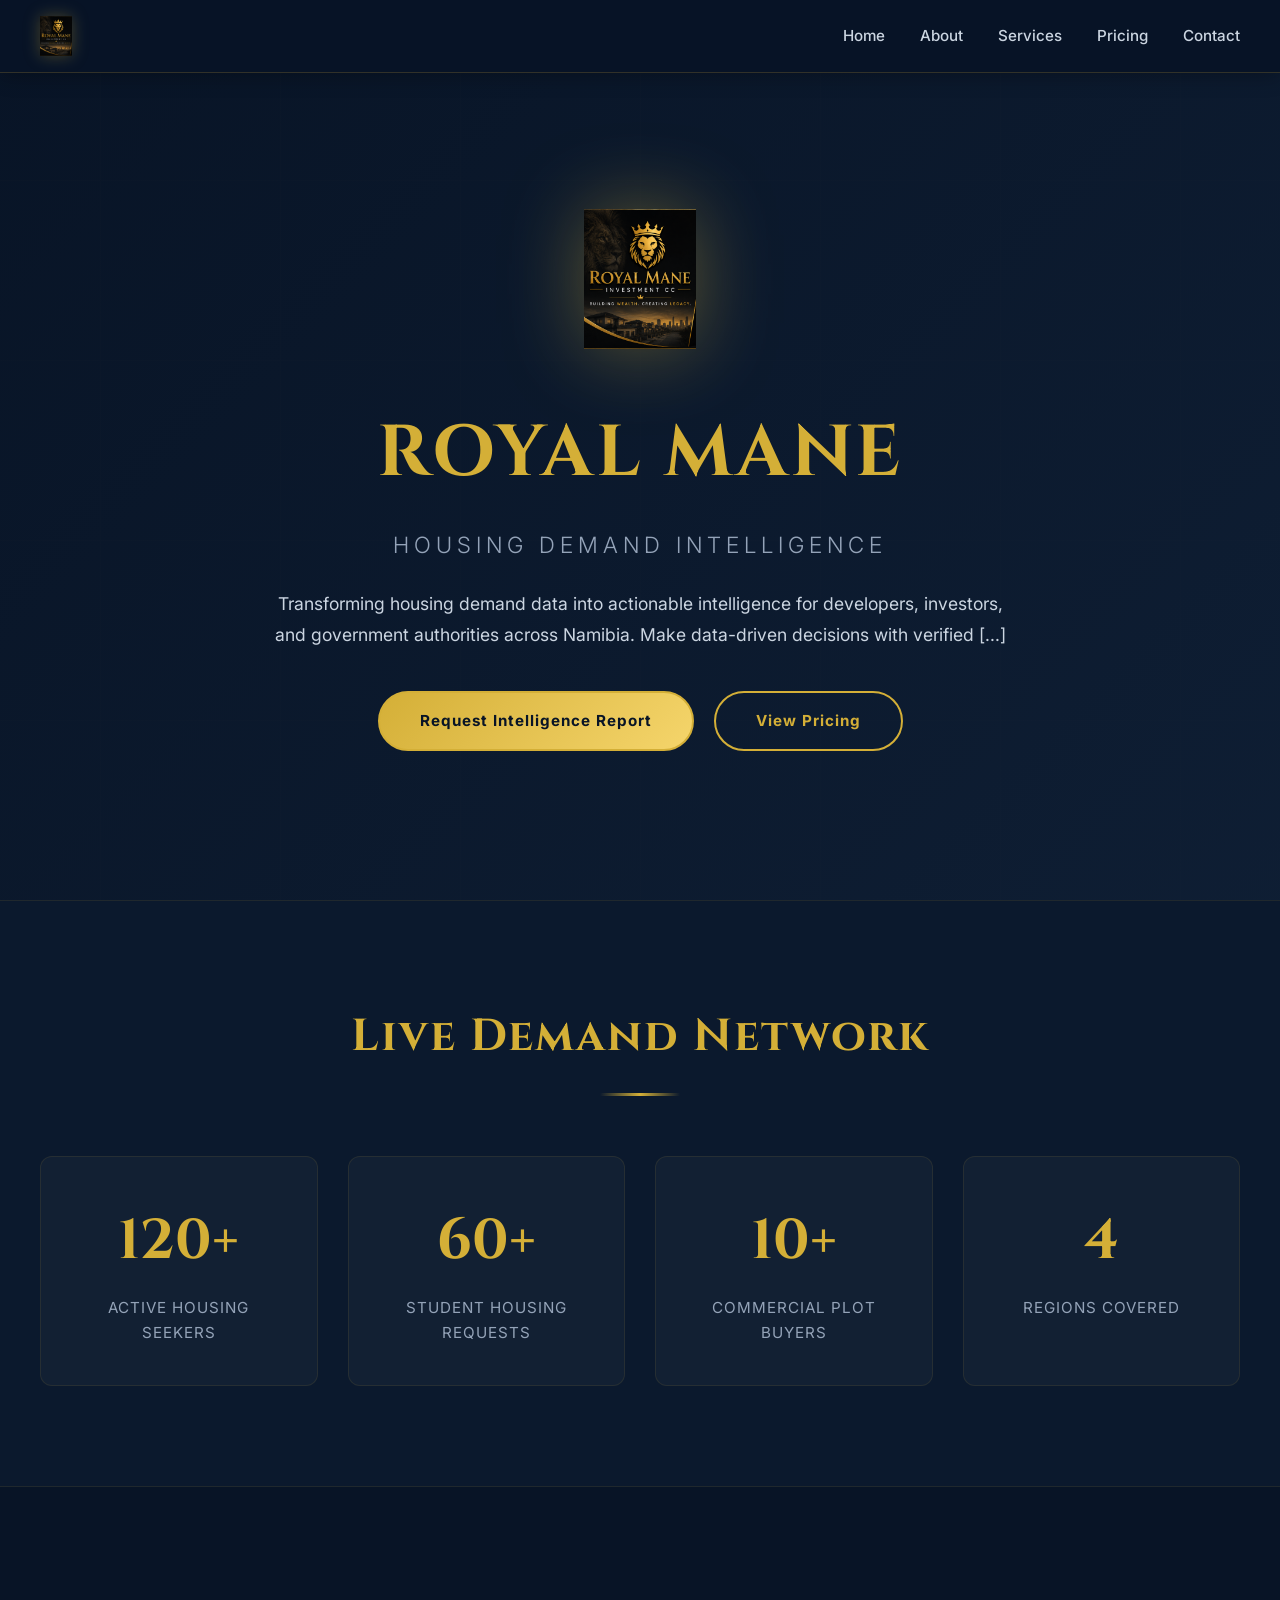
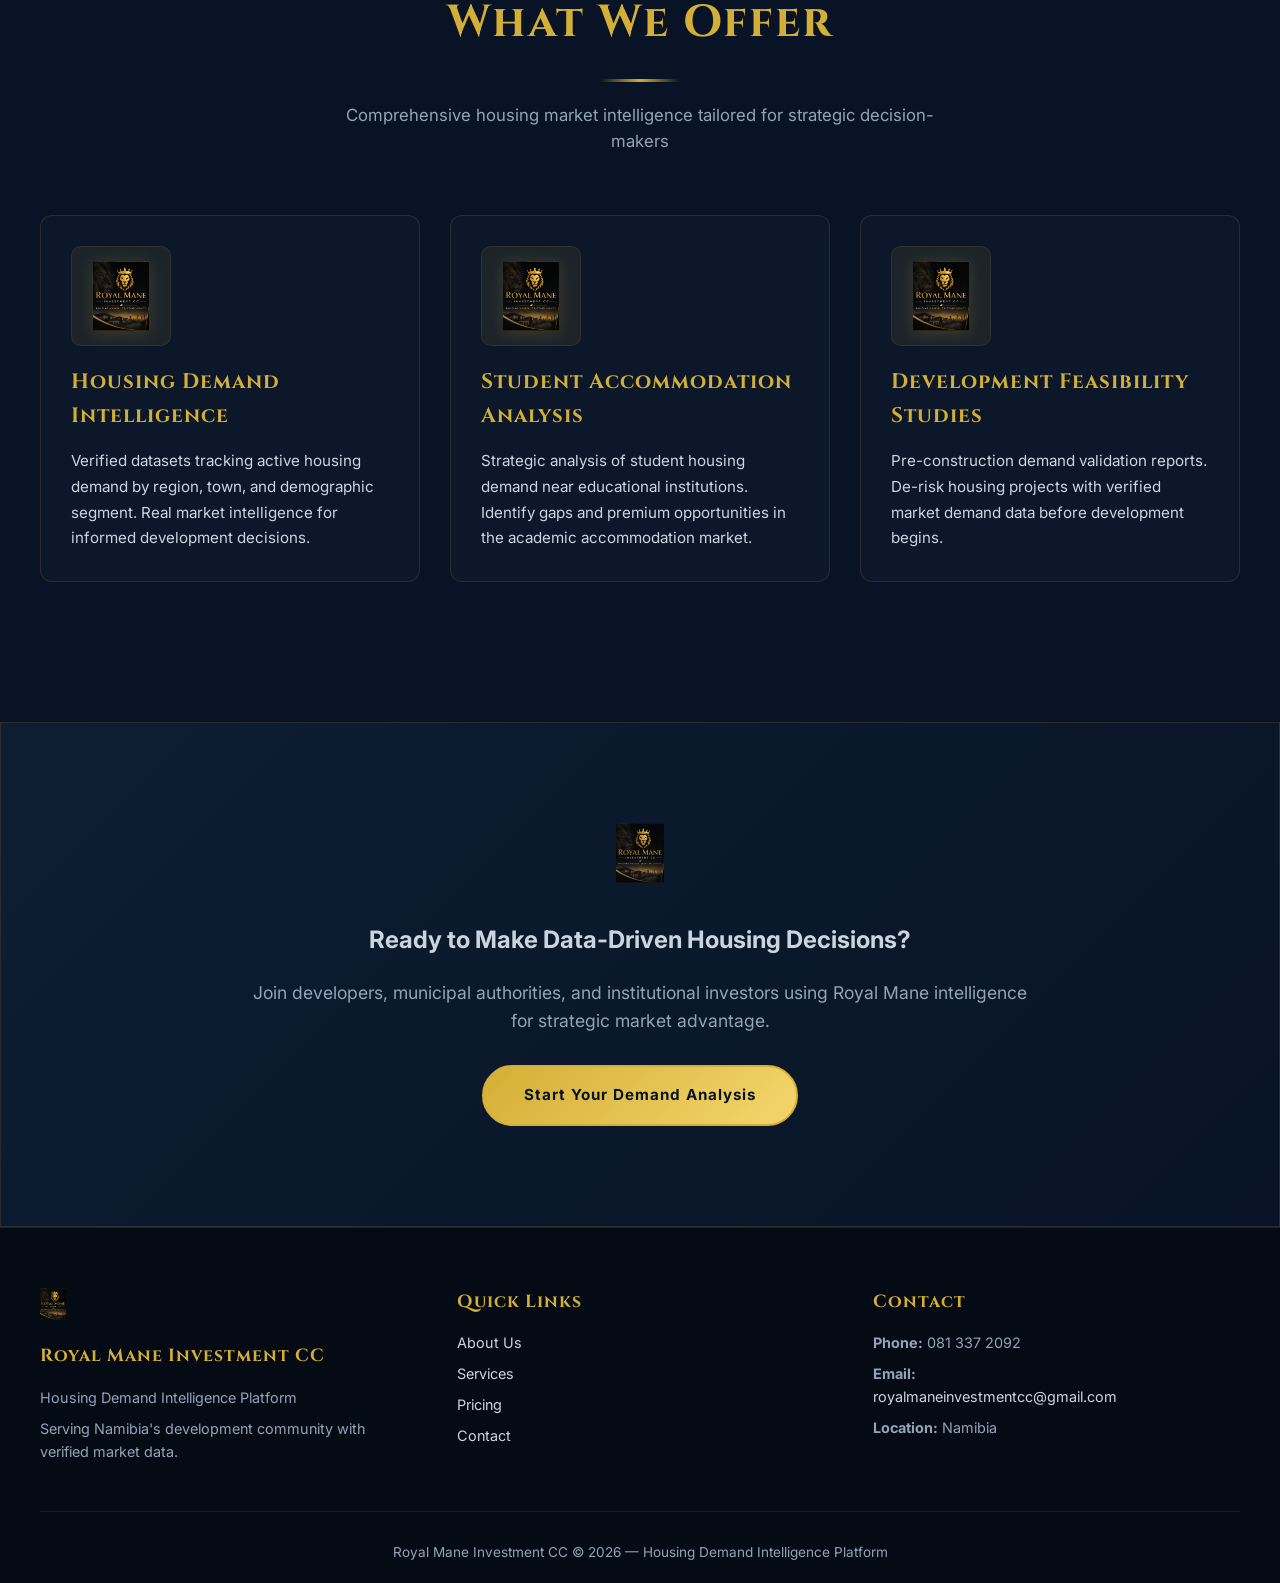
<file: index.html>
<!DOCTYPE html>
<html lang="en">
<head>
  <meta charset="UTF-8">
  <meta name="viewport" content="width=device-width, initial-scale=1.0">
  <title>Royal Mane Investment CC | Housing Demand Intelligence</title>
  <link href="https://fonts.googleapis.com/css2?family=Cinzel:wght@500;700&family=Inter:wght@300;400;500;600&display=swap" rel="stylesheet">
  <link rel="stylesheet" href="styles.css">
</head>
<body>

  <!-- NAVIGATION -->
  <nav>
    <div class="nav-container">
      <a href="index.html" class="logo">
        <img src="file_000000008dec71f68f68e3764bc29faf.png" alt="Royal Mane" style="height: 40px; width: auto;">
        <span>ROYAL MANE</span>
      </a>
      <ul>
        <li><a href="index.html">Home</a></li>
        <li><a href="about.html">About</a></li>
        <li><a href="services.html">Services</a></li>
        <li><a href="pricing.html">Pricing</a></li>
        <li><a href="contact.html">Contact</a></li>
      </ul>
      <button class="mobile-toggle">☰</button>
    </div>
  </nav>

  <!-- HERO SECTION -->
  <section class="hero">
    <div class="hero-content">
      <img src="file_000000008dec71f68f68e3764bc29faf.png" alt="Royal Mane Logo" class="hero-logo">
      <h1>ROYAL MANE</h1>
      <p class="hero-subtitle">HOUSING DEMAND INTELLIGENCE</p>
      <p class="hero-text">Transforming housing demand data into actionable intelligence for developers, investors, and government authorities across Namibia. Make data-driven decisions with verified [...]
      <div class="hero-cta">
        <a href="contact.html" class="cta">Request Intelligence Report</a>
        <a href="pricing.html" class="cta cta-secondary">View Pricing</a>
      </div>
    </div>
  </section>

  <!-- KEY STATISTICS -->
  <section class="alt">
    <div class="section-container">
      <div class="section-header">
        <h2>Live Demand Network</h2>
        <div class="section-line"></div>
      </div>
      <div class="stats-grid">
        <div class="stat-box">
          <div class="stat-number">120+</div>
          <div class="stat-label">Active Housing Seekers</div>
        </div>
        <div class="stat-box">
          <div class="stat-number">60+</div>
          <div class="stat-label">Student Housing Requests</div>
        </div>
        <div class="stat-box">
          <div class="stat-number">10+</div>
          <div class="stat-label">Commercial Plot Buyers</div>
        </div>
        <div class="stat-box">
          <div class="stat-number">4</div>
          <div class="stat-label">Regions Covered</div>
        </div>
      </div>
    </div>
  </section>

  <!-- FEATURED SERVICES -->
  <section>
    <div class="section-container">
      <div class="section-header">
        <h2>What We Offer</h2>
        <div class="section-line"></div>
        <p>Comprehensive housing market intelligence tailored for strategic decision-makers</p>
      </div>
      <div class="grid">
        <div class="card card-service">
          <div class="card-image-wrapper">
            <img src="file_000000008dec71f68f68e3764bc29faf.png" alt="Housing Intelligence" class="card-logo">
          </div>
          <h4>Housing Demand Intelligence</h4>
          <p>Verified datasets tracking active housing demand by region, town, and demographic segment. Real market intelligence for informed development decisions.</p>
        </div>
        <div class="card card-service">
          <div class="card-image-wrapper">
            <img src="file_000000008dec71f68f68e3764bc29faf.png" alt="Student Housing" class="card-logo">
          </div>
          <h4>Student Accommodation Analysis</h4>
          <p>Strategic analysis of student housing demand near educational institutions. Identify gaps and premium opportunities in the academic accommodation market.</p>
        </div>
        <div class="card card-service">
          <div class="card-image-wrapper">
            <img src="file_000000008dec71f68f68e3764bc29faf.png" alt="Feasibility Studies" class="card-logo">
          </div>
          <h4>Development Feasibility Studies</h4>
          <p>Pre-construction demand validation reports. De-risk housing projects with verified market demand data before development begins.</p>
        </div>
      </div>
    </div>
  </section>

  <!-- CTA SECTION -->
  <section class="accent">
    <div class="section-container" style="max-width: 800px; text-align: center;">
      <div style="margin-bottom: 30px;">
        <img src="file_000000008dec71f68f68e3764bc29faf.png" alt="Royal Mane" style="height: 60px; width: auto; opacity: 0.9;">
      </div>
      <h2 style="margin-bottom: 20px;">Ready to Make Data-Driven Housing Decisions?</h2>
      <p style="font-size: 1.1rem; margin-bottom: 30px; color: var(--text-light);">
        Join developers, municipal authorities, and institutional investors using Royal Mane intelligence for strategic market advantage.
      </p>
      <a href="contact.html" class="cta">Start Your Demand Analysis</a>
    </div>
  </section>

  <!-- FOOTER -->
  <footer>
    <div class="footer-container">
      <div class="footer-content">
        <div class="footer-section">
          <div style="margin-bottom: 15px;">
            <img src="file_000000008dec71f68f68e3764bc29faf.png" alt="Royal Mane" style="height: 32px; width: auto;">
          </div>
          <h4>Royal Mane Investment CC</h4>
          <p>Housing Demand Intelligence Platform</p>
          <p>Serving Namibia's development community with verified market data.</p>
        </div>
        <div class="footer-section">
          <h4>Quick Links</h4>
          <a href="about.html">About Us</a>
          <a href="services.html">Services</a>
          <a href="pricing.html">Pricing</a>
          <a href="contact.html">Contact</a>
        </div>
        <div class="footer-section">
          <h4>Contact</h4>
          <p><strong>Phone:</strong> 081 337 2092</p>
          <p><strong>Email:</strong> <a href="mailto:royalmaneinvestmentcc@gmail.com">royalmaneinvestmentcc@gmail.com</a></p>
          <p><strong>Location:</strong> Namibia</p>
        </div>
      </div>
      <div class="footer-bottom">
        <p>Royal Mane Investment CC © 2026 — Housing Demand Intelligence Platform</p>
      </div>
    </div>
  </footer>

</body>
</html>
</file>
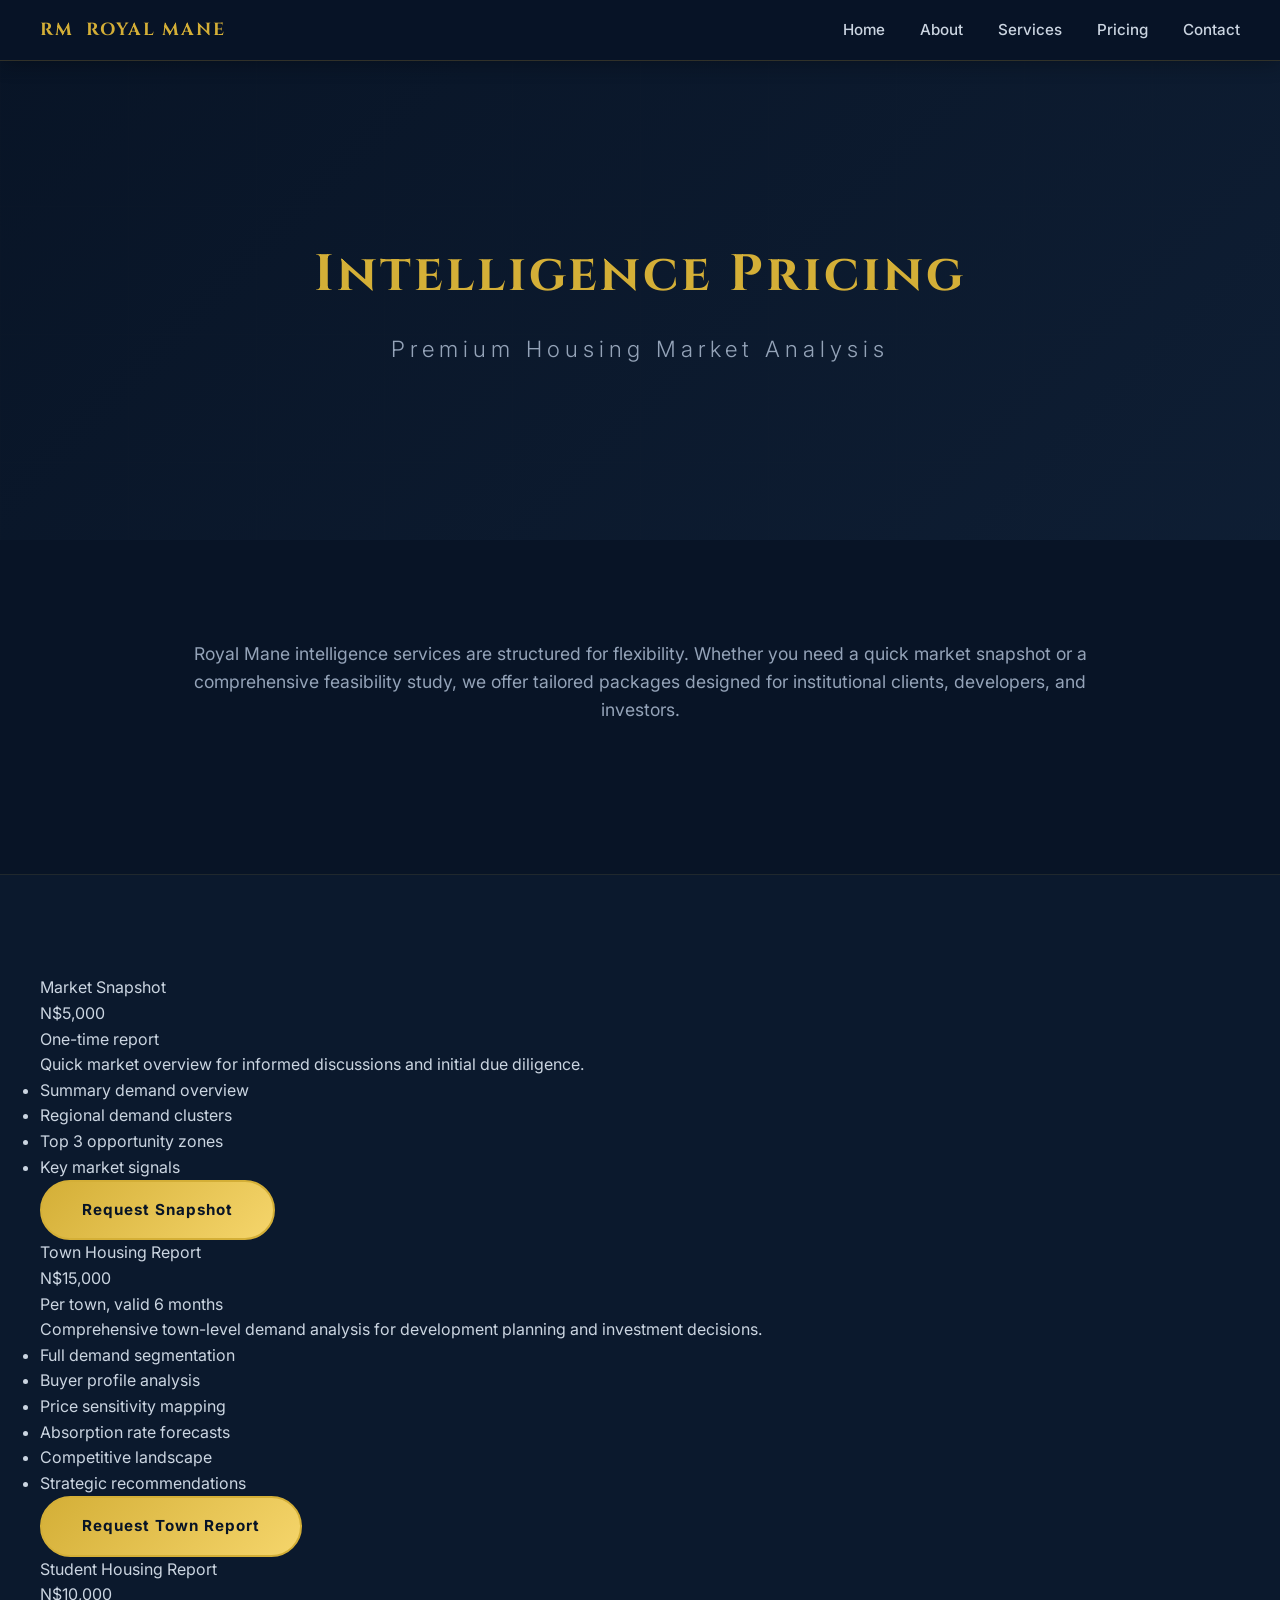
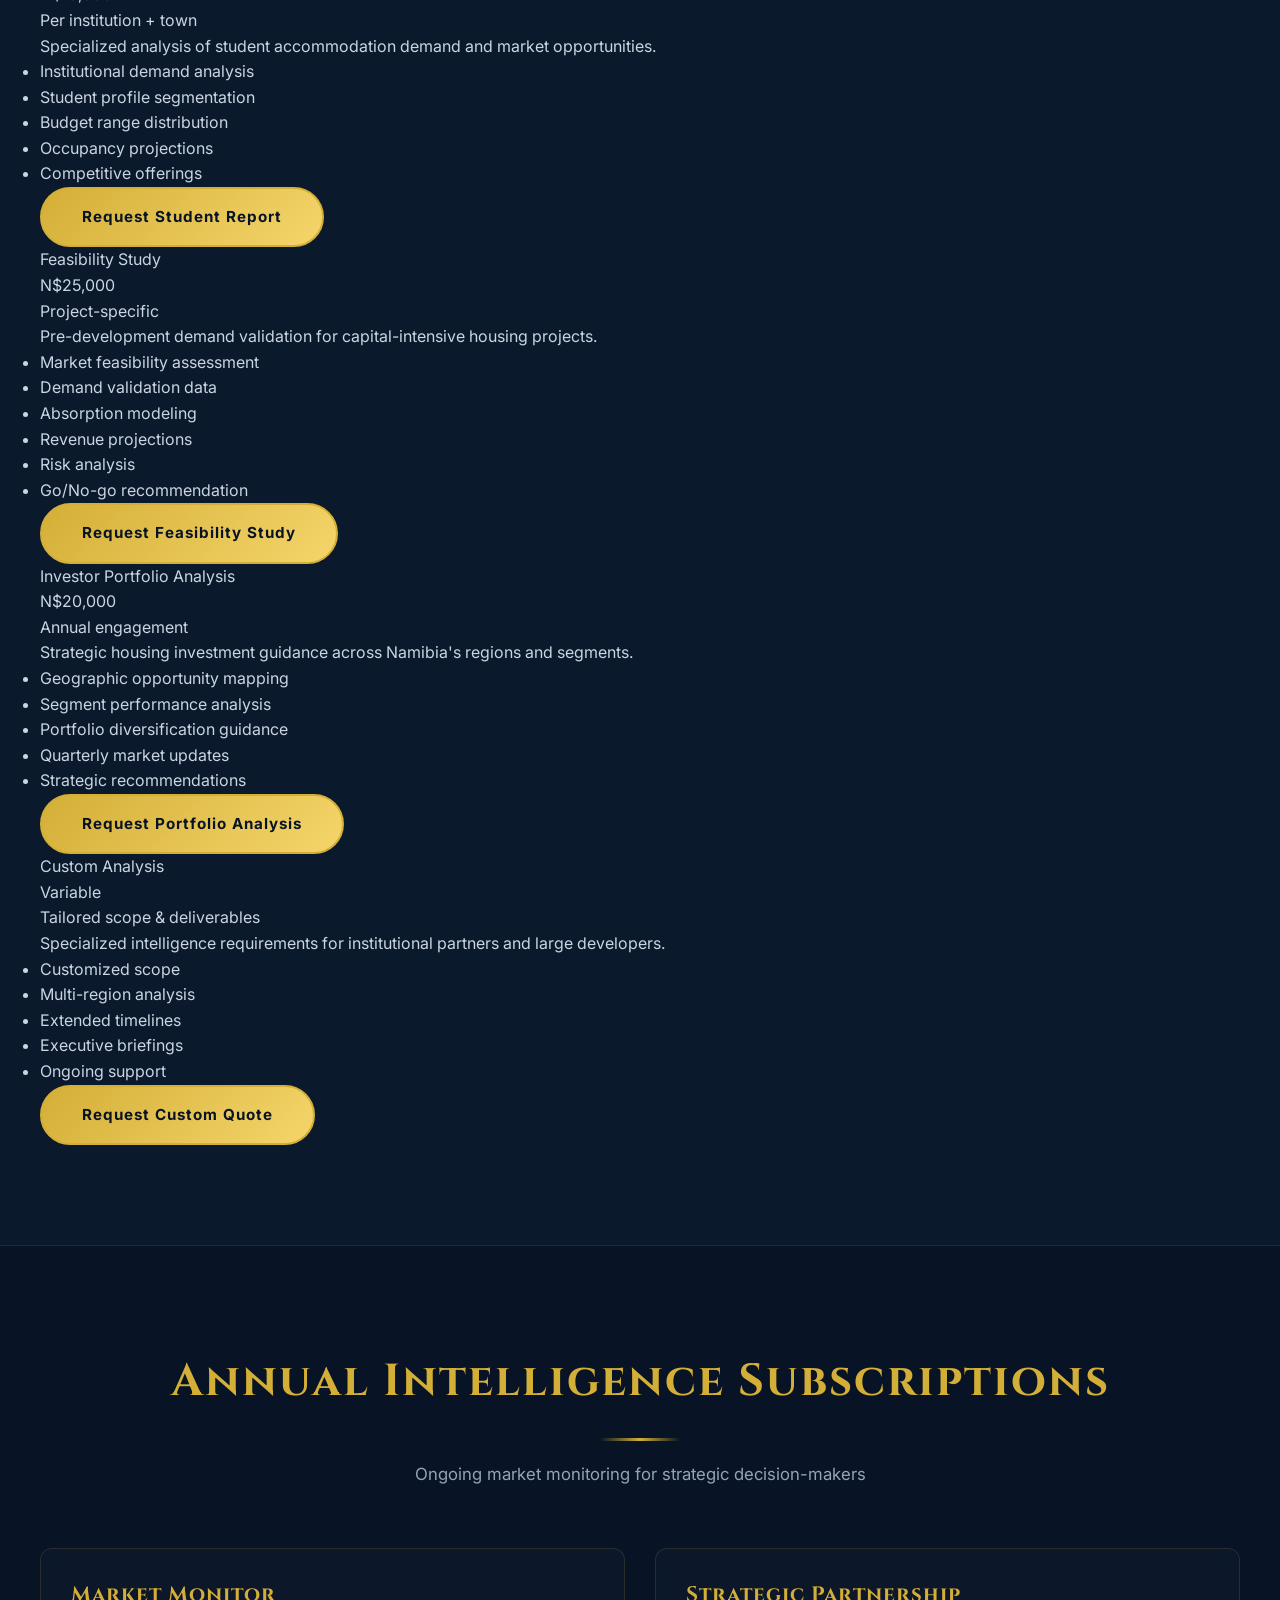
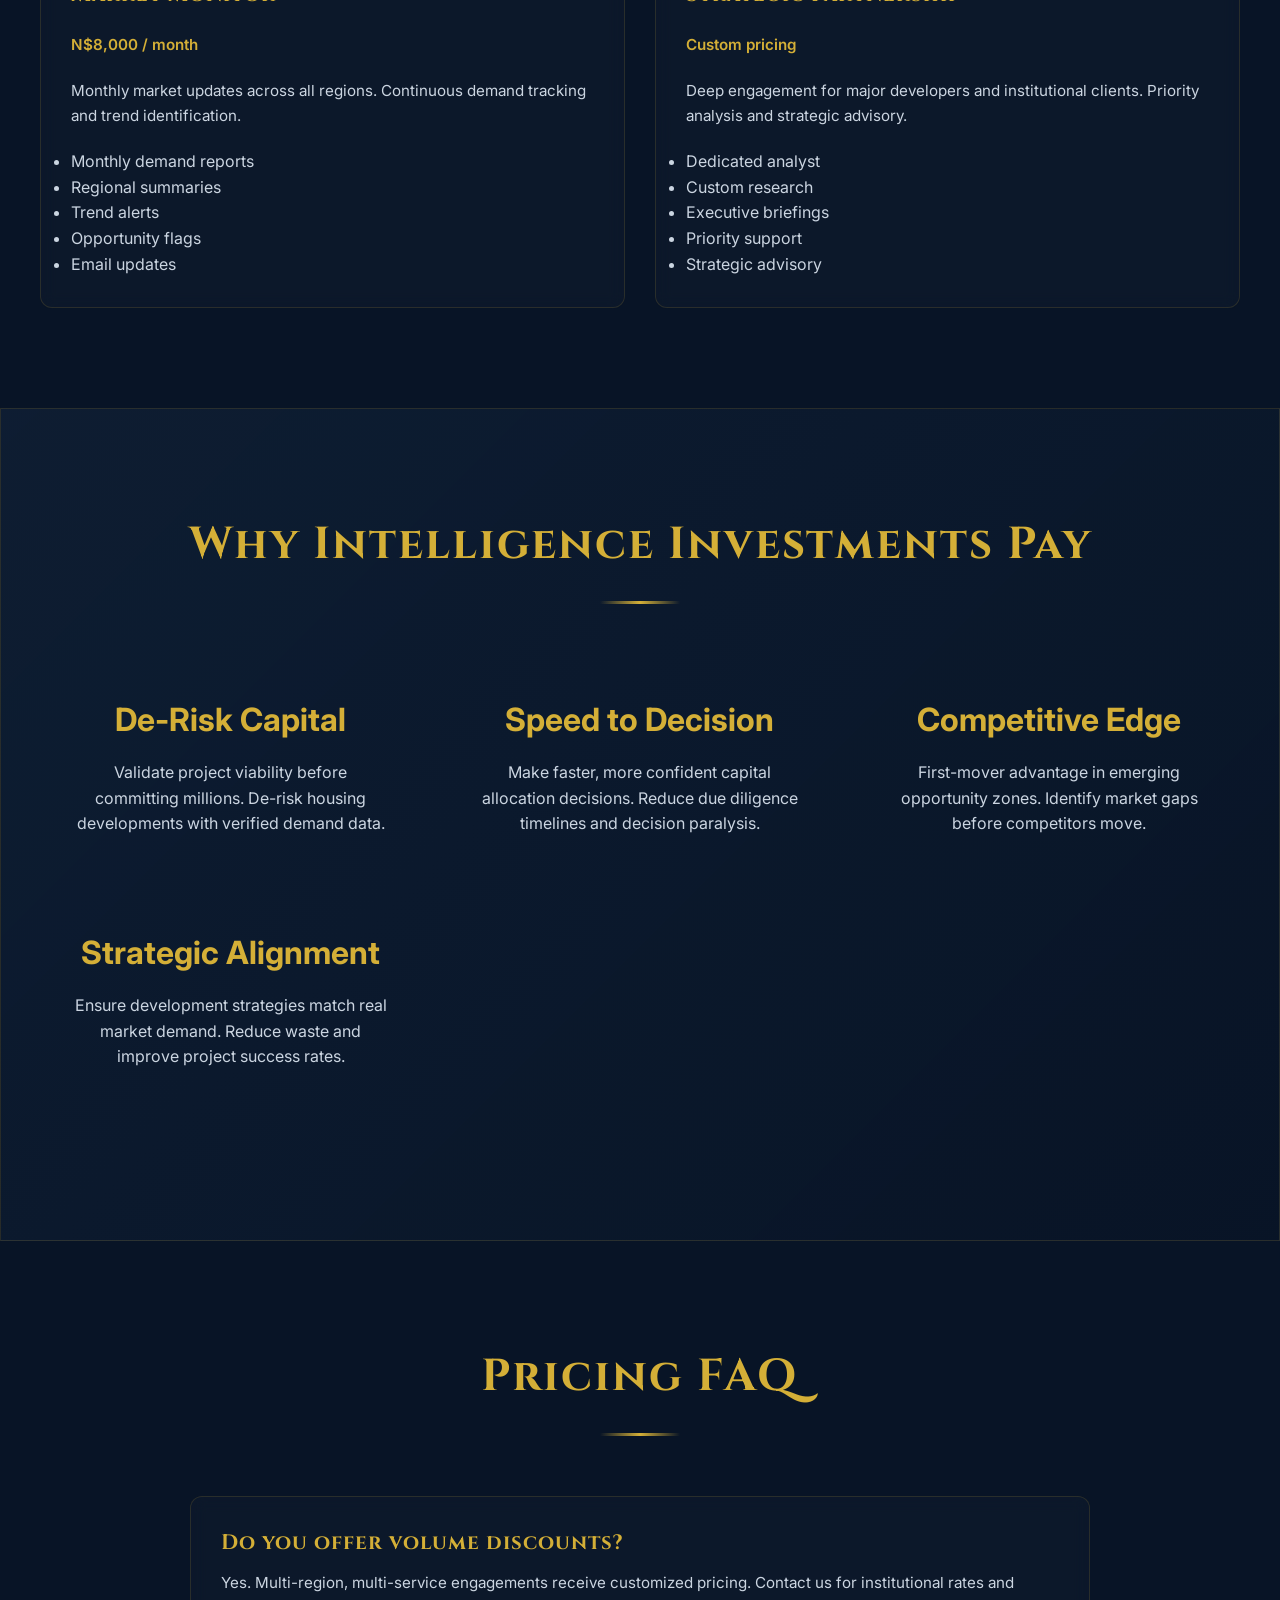
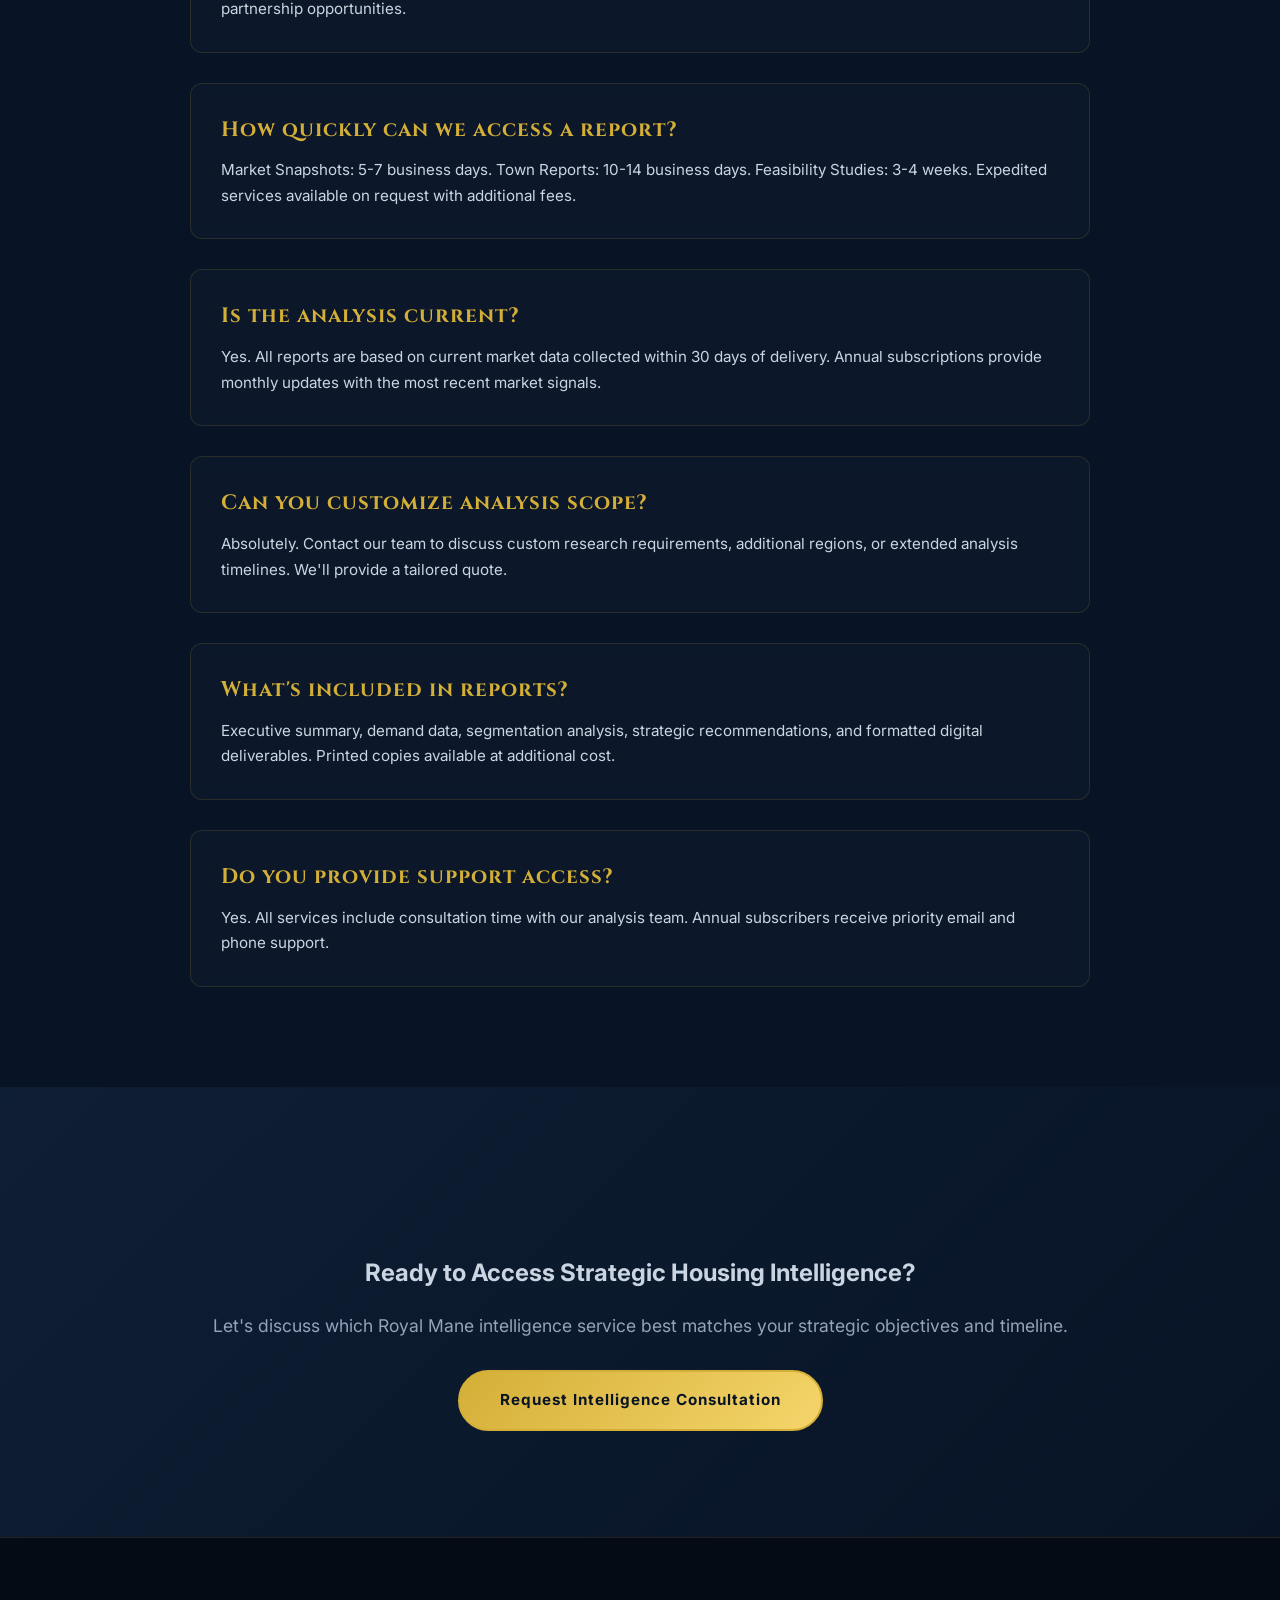
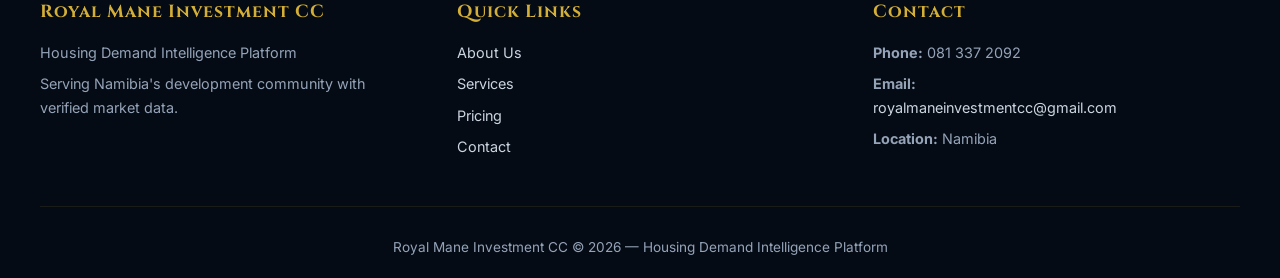
<file: pricing.html>
<!DOCTYPE html>
<html lang="en">
<head>
  <meta charset="UTF-8">
  <meta name="viewport" content="width=device-width, initial-scale=1.0">
  <title>Pricing | Royal Mane Investment CC</title>
  <link href="https://fonts.googleapis.com/css2?family=Cinzel:wght@500;700&family=Inter:wght@300;400;500;600&display=swap" rel="stylesheet">
  <link rel="stylesheet" href="styles.css">
</head>
<body>

  <!-- NAVIGATION -->
  <nav>
    <div class="nav-container">
      <a href="index.html" class="logo">
        <div class="logo-crest">RM</div>
        ROYAL MANE
      </a>
      <ul>
        <li><a href="index.html">Home</a></li>
        <li><a href="about.html">About</a></li>
        <li><a href="services.html">Services</a></li>
        <li><a href="pricing.html">Pricing</a></li>
        <li><a href="contact.html">Contact</a></li>
      </ul>
      <button class="mobile-toggle">☰</button>
    </div>
  </nav>

  <!-- PAGE HERO -->
  <section class="hero" style="min-height: 60vh;">
    <div class="hero-content">
      <h1 style="font-size: 3.2rem;">Intelligence Pricing</h1>
      <p class="hero-subtitle" style="margin-bottom: 0;">Premium Housing Market Analysis</p>
    </div>
  </section>

  <!-- PRICING INTRO -->
  <section>
    <div class="section-container" style="max-width: 900px; text-align: center; margin-bottom: 50px;">
      <p style="font-size: 1.1rem; color: var(--text-light);">
        Royal Mane intelligence services are structured for flexibility. Whether you need a quick market snapshot or a comprehensive feasibility study, we offer tailored packages designed for institutional clients, developers, and investors.
      </p>
    </div>
  </section>

  <!-- PRICING CARDS -->
  <section class="alt">
    <div class="section-container">
      <div class="pricing-cards">

        <!-- SNAPSHOT -->
        <div class="pricing-card">
          <div class="pricing-title">Market Snapshot</div>
          <div class="pricing-price">N$5,000</div>
          <p class="pricing-period">One-time report</p>
          <p class="pricing-description">Quick market overview for informed discussions and initial due diligence.</p>
          <ul class="pricing-features">
            <li>Summary demand overview</li>
            <li>Regional demand clusters</li>
            <li>Top 3 opportunity zones</li>
            <li>Key market signals</li>
          </ul>
          <a href="contact.html" class="cta">Request Snapshot</a>
        </div>

        <!-- TOWN REPORT -->
        <div class="pricing-card featured">
          <div class="pricing-title">Town Housing Report</div>
          <div class="pricing-price">N$15,000</div>
          <p class="pricing-period">Per town, valid 6 months</p>
          <p class="pricing-description">Comprehensive town-level demand analysis for development planning and investment decisions.</p>
          <ul class="pricing-features">
            <li>Full demand segmentation</li>
            <li>Buyer profile analysis</li>
            <li>Price sensitivity mapping</li>
            <li>Absorption rate forecasts</li>
            <li>Competitive landscape</li>
            <li>Strategic recommendations</li>
          </ul>
          <a href="contact.html" class="cta">Request Town Report</a>
        </div>

        <!-- STUDENT HOUSING -->
        <div class="pricing-card">
          <div class="pricing-title">Student Housing Report</div>
          <div class="pricing-price">N$10,000</div>
          <p class="pricing-period">Per institution + town</p>
          <p class="pricing-description">Specialized analysis of student accommodation demand and market opportunities.</p>
          <ul class="pricing-features">
            <li>Institutional demand analysis</li>
            <li>Student profile segmentation</li>
            <li>Budget range distribution</li>
            <li>Occupancy projections</li>
            <li>Competitive offerings</li>
          </ul>
          <a href="contact.html" class="cta">Request Student Report</a>
        </div>

        <!-- FEASIBILITY STUDY -->
        <div class="pricing-card">
          <div class="pricing-title">Feasibility Study</div>
          <div class="pricing-price">N$25,000</div>
          <p class="pricing-period">Project-specific</p>
          <p class="pricing-description">Pre-development demand validation for capital-intensive housing projects.</p>
          <ul class="pricing-features">
            <li>Market feasibility assessment</li>
            <li>Demand validation data</li>
            <li>Absorption modeling</li>
            <li>Revenue projections</li>
            <li>Risk analysis</li>
            <li>Go/No-go recommendation</li>
          </ul>
          <a href="contact.html" class="cta">Request Feasibility Study</a>
        </div>

        <!-- INVESTOR PORTFOLIO -->
        <div class="pricing-card">
          <div class="pricing-title">Investor Portfolio Analysis</div>
          <div class="pricing-price">N$20,000</div>
          <p class="pricing-period">Annual engagement</p>
          <p class="pricing-description">Strategic housing investment guidance across Namibia's regions and segments.</p>
          <ul class="pricing-features">
            <li>Geographic opportunity mapping</li>
            <li>Segment performance analysis</li>
            <li>Portfolio diversification guidance</li>
            <li>Quarterly market updates</li>
            <li>Strategic recommendations</li>
          </ul>
          <a href="contact.html" class="cta">Request Portfolio Analysis</a>
        </div>

        <!-- CUSTOM -->
        <div class="pricing-card">
          <div class="pricing-title">Custom Analysis</div>
          <div class="pricing-price">Variable</div>
          <p class="pricing-period">Tailored scope & deliverables</p>
          <p class="pricing-description">Specialized intelligence requirements for institutional partners and large developers.</p>
          <ul class="pricing-features">
            <li>Customized scope</li>
            <li>Multi-region analysis</li>
            <li>Extended timelines</li>
            <li>Executive briefings</li>
            <li>Ongoing support</li>
          </ul>
          <a href="contact.html" class="cta">Request Custom Quote</a>
        </div>

      </div>
    </div>
  </section>

  <!-- ANNUAL SUBSCRIPTIONS -->
  <section>
    <div class="section-container">
      <div class="section-header">
        <h2>Annual Intelligence Subscriptions</h2>
        <div class="section-line"></div>
        <p>Ongoing market monitoring for strategic decision-makers</p>
      </div>

      <div class="grid-2">

        <div class="card">
          <h4 style="margin-bottom: 20px;">Market Monitor</h4>
          <p style="font-weight: 600; color: var(--gold); margin-bottom: 20px;">N$8,000 / month</p>
          <p style="margin-bottom: 20px;">Monthly market updates across all regions. Continuous demand tracking and trend identification.</p>
          <ul class="pricing-features">
            <li>Monthly demand reports</li>
            <li>Regional summaries</li>
            <li>Trend alerts</li>
            <li>Opportunity flags</li>
            <li>Email updates</li>
          </ul>
        </div>

        <div class="card">
          <h4 style="margin-bottom: 20px;">Strategic Partnership</h4>
          <p style="font-weight: 600; color: var(--gold); margin-bottom: 20px;">Custom pricing</p>
          <p style="margin-bottom: 20px;">Deep engagement for major developers and institutional clients. Priority analysis and strategic advisory.</p>
          <ul class="pricing-features">
            <li>Dedicated analyst</li>
            <li>Custom research</li>
            <li>Executive briefings</li>
            <li>Priority support</li>
            <li>Strategic advisory</li>
          </ul>
        </div>

      </div>
    </div>
  </section>

  <!-- INVESTMENT CASES -->
  <section class="accent">
    <div class="section-container">
      <div class="section-header">
        <h2>Why Intelligence Investments Pay</h2>
        <div class="section-line"></div>
      </div>

      <div class="grid">
        <div style="text-align: center; padding: 30px;">
          <div style="font-size: 2rem; color: var(--gold); margin-bottom: 15px; font-weight: 700;">De-Risk Capital</div>
          <p>Validate project viability before committing millions. De-risk housing developments with verified demand data.</p>
        </div>
        <div style="text-align: center; padding: 30px;">
          <div style="font-size: 2rem; color: var(--gold); margin-bottom: 15px; font-weight: 700;">Speed to Decision</div>
          <p>Make faster, more confident capital allocation decisions. Reduce due diligence timelines and decision paralysis.</p>
        </div>
        <div style="text-align: center; padding: 30px;">
          <div style="font-size: 2rem; color: var(--gold); margin-bottom: 15px; font-weight: 700;">Competitive Edge</div>
          <p>First-mover advantage in emerging opportunity zones. Identify market gaps before competitors move.</p>
        </div>
        <div style="text-align: center; padding: 30px;">
          <div style="font-size: 2rem; color: var(--gold); margin-bottom: 15px; font-weight: 700;">Strategic Alignment</div>
          <p>Ensure development strategies match real market demand. Reduce waste and improve project success rates.</p>
        </div>
      </div>
    </div>
  </section>

  <!-- FAQ PRICING -->
  <section>
    <div class="section-container" style="max-width: 900px;">
      <div class="section-header">
        <h2>Pricing FAQ</h2>
        <div class="section-line"></div>
      </div>

      <div style="display: grid; gap: 30px;">
        <div class="card">
          <h4 style="margin-bottom: 10px;">Do you offer volume discounts?</h4>
          <p>Yes. Multi-region, multi-service engagements receive customized pricing. Contact us for institutional rates and partnership opportunities.</p>
        </div>

        <div class="card">
          <h4 style="margin-bottom: 10px;">How quickly can we access a report?</h4>
          <p>Market Snapshots: 5-7 business days. Town Reports: 10-14 business days. Feasibility Studies: 3-4 weeks. Expedited services available on request with additional fees.</p>
        </div>

        <div class="card">
          <h4 style="margin-bottom: 10px;">Is the analysis current?</h4>
          <p>Yes. All reports are based on current market data collected within 30 days of delivery. Annual subscriptions provide monthly updates with the most recent market signals.</p>
        </div>

        <div class="card">
          <h4 style="margin-bottom: 10px;">Can you customize analysis scope?</h4>
          <p>Absolutely. Contact our team to discuss custom research requirements, additional regions, or extended analysis timelines. We'll provide a tailored quote.</p>
        </div>

        <div class="card">
          <h4 style="margin-bottom: 10px;">What's included in reports?</h4>
          <p>Executive summary, demand data, segmentation analysis, strategic recommendations, and formatted digital deliverables. Printed copies available at additional cost.</p>
        </div>

        <div class="card">
          <h4 style="margin-bottom: 10px;">Do you provide support access?</h4>
          <p>Yes. All services include consultation time with our analysis team. Annual subscribers receive priority email and phone support.</p>
        </div>
      </div>
    </div>
  </section>

  <!-- CTA SECTION -->
  <section class="hero" style="min-height: 50vh; background: linear-gradient(135deg, rgba(15, 31, 53, 0.9) 0%, rgba(8, 20, 38, 0.95) 100%);">
    <div class="hero-content">
      <h2 style="margin-bottom: 20px;">Ready to Access Strategic Housing Intelligence?</h2>
      <p style="font-size: 1.1rem; margin-bottom: 30px; color: var(--text-light);">
        Let's discuss which Royal Mane intelligence service best matches your strategic objectives and timeline.
      </p>
      <a href="contact.html" class="cta">Request Intelligence Consultation</a>
    </div>
  </section>

  <!-- FOOTER -->
  <footer>
    <div class="footer-container">
      <div class="footer-content">
        <div class="footer-section">
          <h4>Royal Mane Investment CC</h4>
          <p>Housing Demand Intelligence Platform</p>
          <p>Serving Namibia's development community with verified market data.</p>
        </div>
        <div class="footer-section">
          <h4>Quick Links</h4>
          <a href="about.html">About Us</a>
          <a href="services.html">Services</a>
          <a href="pricing.html">Pricing</a>
          <a href="contact.html">Contact</a>
        </div>
        <div class="footer-section">
          <h4>Contact</h4>
          <p><strong>Phone:</strong> 081 337 2092</p>
          <p><strong>Email:</strong> <a href="mailto:royalmaneinvestmentcc@gmail.com">royalmaneinvestmentcc@gmail.com</a></p>
          <p><strong>Location:</strong> Namibia</p>
        </div>
      </div>
      <div class="footer-bottom">
        <p>Royal Mane Investment CC © 2026 — Housing Demand Intelligence Platform</p>
      </div>
    </div>
  </footer>

</body>
</html>
</file>
<file: styles.css>
/* =======================
   GLOBAL STYLES
======================= */

* {
  margin: 0;
  padding: 0;
  box-sizing: border-box;
}

html {
  scroll-behavior: smooth;
}

body {
  font-family: 'Inter', sans-serif;
  background: #081426;
  color: #cbd5e1;
  overflow-x: hidden;
  line-height: 1.6;
}

/* =======================
   COLOR VARIABLES
======================= */

:root {
  --gold: #d4af37;
  --gold-light: #f5d56b;
  --navy: #081426;
  --navy-light: #0f1f35;
  --navy-lighter: #1a2e4a;
  --text: #cbd5e1;
  --text-light: #94a3b8;
  --text-accent: #f5d56b;
  --accent: #d4af37;
}

/* =======================
   NAVIGATION
======================= */

nav {
  position: fixed;
  top: 0;
  width: 100%;
  background: rgba(8, 20, 38, 0.95);
  backdrop-filter: blur(12px);
  border-bottom: 1px solid rgba(212, 175, 55, 0.2);
  z-index: 1000;
  box-shadow: 0 2px 20px rgba(0, 0, 0, 0.3);
}

.nav-container {
  max-width: 1400px;
  margin: 0 auto;
  padding: 16px 40px;
  display: flex;
  justify-content: space-between;
  align-items: center;
}

nav .logo {
  display: flex;
  align-items: center;
  gap: 12px;
  text-decoration: none;
  color: var(--gold);
  font-family: 'Cinzel', serif;
  font-size: 1.1rem;
  letter-spacing: 2px;
  font-weight: 700;
  transition: opacity 0.3s;
}

nav .logo:hover {
  opacity: 0.8;
}

nav .logo img {
  filter: drop-shadow(0 0 8px rgba(212, 175, 55, 0.3));
}

nav .logo span {
  display: none;
}

nav ul {
  display: flex;
  list-style: none;
  gap: 35px;
}

nav a {
  color: var(--text);
  text-decoration: none;
  font-size: 0.95rem;
  transition: color 0.3s;
  font-weight: 500;
}

nav a:hover {
  color: var(--gold);
}

.mobile-toggle {
  display: none;
  background: none;
  border: none;
  color: var(--gold);
  font-size: 1.5rem;
  cursor: pointer;
}

/* =======================
   HERO SECTION
======================= */

.hero {
  min-height: 100vh;
  display: flex;
  align-items: center;
  justify-content: center;
  text-align: center;
  padding: 140px 40px 80px;
  background: linear-gradient(135deg, rgba(8,20,38,0.8), rgba(15,31,53,0.9)), url('data:image/svg+xml,<svg xmlns=%22http://www.w3.org/2000/svg%22 viewBox=%220 0 1200 600%22><defs><pattern id=%22grid%22 width=%22120%22 height=%22120%22 patternUnits=%22userSpaceOnUse%22><path d=%22M 120 0 L 0 0 0 120%22 fill=%22none%22 stroke=%22rgba(212,175,55,0.05)%22 stroke-width=%221%22/></pattern></defs><rect width=%221200%22 height=%22600%22 fill=%22%23081426%22/><rect width=%221200%22 height=%22600%22 fill=%22url(%23grid)%22/></svg>');
  background-size: cover;
  background-position: center;
}

.hero-content {
  max-width: 900px;
}

.hero-logo {
  height: 140px;
  width: auto;
  margin-bottom: 40px;
  filter: drop-shadow(0 0 40px rgba(212, 175, 55, 0.4));
  animation: float 3s ease-in-out infinite;
}

@keyframes float {
  0%, 100% { transform: translateY(0px); }
  50% { transform: translateY(-20px); }
}

.hero h1 {
  font-family: 'Cinzel', serif;
  font-size: 4.5rem;
  color: var(--gold);
  margin-bottom: 15px;
  font-weight: 700;
  letter-spacing: 3px;
}

.hero-subtitle {
  font-size: 1.4rem;
  letter-spacing: 5px;
  color: var(--text-light);
  margin-bottom: 25px;
  font-weight: 300;
}

.hero-text {
  font-size: 1.1rem;
  color: var(--text);
  max-width: 750px;
  margin: 0 auto 40px;
  line-height: 1.8;
}

.hero-cta {
  display: flex;
  gap: 20px;
  justify-content: center;
  flex-wrap: wrap;
}

/* =======================
   BUTTONS
======================= */

.cta {
  display: inline-block;
  padding: 16px 40px;
  background: linear-gradient(135deg, var(--gold), var(--gold-light));
  color: #081426;
  font-weight: 700;
  border-radius: 50px;
  text-decoration: none;
  transition: all 0.3s;
  font-size: 0.95rem;
  letter-spacing: 1px;
  border: 2px solid var(--gold);
}

.cta:hover {
  transform: translateY(-3px);
  box-shadow: 0 10px 30px rgba(212, 175, 55, 0.3);
}

.cta-secondary {
  background: transparent;
  color: var(--gold);
  border: 2px solid var(--gold);
}

.cta-secondary:hover {
  background: linear-gradient(135deg, var(--gold), var(--gold-light));
  color: #081426;
}

/* =======================
   SECTIONS
======================= */

section {
  padding: 100px 40px;
}

.section-container {
  max-width: 1400px;
  margin: 0 auto;
}

section.alt {
  background: rgba(15, 31, 53, 0.5);
  border-top: 1px solid rgba(212, 175, 55, 0.1);
  border-bottom: 1px solid rgba(212, 175, 55, 0.1);
}

section.accent {
  background: linear-gradient(135deg, rgba(15,31,53,0.8), rgba(8,20,38,0.9));
  border: 1px solid rgba(212, 175, 55, 0.15);
}

.section-header {
  text-align: center;
  margin-bottom: 60px;
}

.section-header h2 {
  font-family: 'Cinzel', serif;
  font-size: 2.8rem;
  color: var(--gold);
  margin-bottom: 20px;
  letter-spacing: 2px;
}

.section-header p {
  font-size: 1.05rem;
  color: var(--text-light);
  max-width: 600px;
  margin: 20px auto 0;
}

.section-line {
  width: 80px;
  height: 3px;
  background: linear-gradient(90deg, transparent, var(--gold), transparent);
  margin: 20px auto;
}

/* =======================
   GRID LAYOUTS
======================= */

.grid {
  display: grid;
  grid-template-columns: repeat(auto-fit, minmax(300px, 1fr));
  gap: 30px;
  margin-bottom: 40px;
}

.grid-2 {
  display: grid;
  grid-template-columns: repeat(auto-fit, minmax(300px, 1fr));
  gap: 30px;
}

/* =======================
   CARDS
======================= */

.card {
  background: rgba(255, 255, 255, 0.02);
  border: 1px solid rgba(212, 175, 55, 0.15);
  border-radius: 12px;
  padding: 30px;
  transition: all 0.4s cubic-bezier(0.4, 0, 0.2, 1);
  backdrop-filter: blur(8px);
}

.card:hover {
  transform: translateY(-10px);
  border-color: var(--gold);
  background: rgba(255, 255, 255, 0.05);
  box-shadow: 0 20px 40px rgba(212, 175, 55, 0.15);
}

.card h4 {
  color: var(--gold);
  font-size: 1.3rem;
  margin-bottom: 15px;
  font-family: 'Cinzel', serif;
  letter-spacing: 1px;
}

.card p {
  color: var(--text);
  font-size: 0.95rem;
  line-height: 1.7;
}

.card-image-wrapper {
  width: 80px;
  height: 80px;
  background: rgba(212, 175, 55, 0.08);
  border-radius: 10px;
  display: flex;
  align-items: center;
  justify-content: center;
  margin-bottom: 20px;
  border: 1px solid rgba(212, 175, 55, 0.1);
}

.card-logo {
  height: 60px;
  width: auto;
  filter: drop-shadow(0 2px 8px rgba(212, 175, 55, 0.2));
}

.card-service .card-image-wrapper {
  width: 100px;
  height: 100px;
}

.card-service .card-logo {
  height: 70px;
}

.card-feature .card-image-wrapper {
  margin-left: auto;
  margin-right: auto;
  margin-bottom: 20px;
}

.card-audience .card-image-wrapper {
  width: 90px;
  height: 90px;
  margin-left: auto;
  margin-right: auto;
  margin-bottom: 20px;
}

.card-audience .card-logo {
  height: 65px;
}

.card-meta {
  margin-top: 20px;
  padding-top: 20px;
  border-top: 1px solid rgba(212, 175, 55, 0.1);
  display: flex;
  flex-direction: column;
  gap: 8px;
}

.card-meta-item {
  font-size: 0.85rem;
  color: var(--text-light);
  font-style: italic;
}

/* =======================
   STATISTICS
======================= */

.stats-grid {
  display: grid;
  grid-template-columns: repeat(auto-fit, minmax(200px, 1fr));
  gap: 30px;
}

.stat-box {
  text-align: center;
  padding: 40px 30px;
  background: rgba(255, 255, 255, 0.03);
  border: 1px solid rgba(212, 175, 55, 0.1);
  border-radius: 12px;
  transition: all 0.3s;
}

.stat-box:hover {
  border-color: var(--gold);
  background: rgba(212, 175, 55, 0.08);
}

.stat-number {
  font-size: 3.5rem;
  font-weight: 700;
  color: var(--gold);
  margin-bottom: 10px;
  font-family: 'Cinzel', serif;
}

.stat-label {
  font-size: 0.95rem;
  color: var(--text-light);
  text-transform: uppercase;
  letter-spacing: 1px;
}

/* =======================
   FOOTER
======================= */

footer {
  background: #050b14;
  border-top: 1px solid rgba(212, 175, 55, 0.15);
  padding: 60px 40px 20px;
}

.footer-container {
  max-width: 1400px;
  margin: 0 auto;
}

.footer-content {
  display: grid;
  grid-template-columns: repeat(auto-fit, minmax(280px, 1fr));
  gap: 50px;
  margin-bottom: 40px;
}

.footer-section h4 {
  color: var(--gold);
  font-family: 'Cinzel', serif;
  font-size: 1.1rem;
  margin-bottom: 15px;
  letter-spacing: 1px;
}

.footer-section p {
  color: var(--text-light);
  font-size: 0.9rem;
  margin-bottom: 8px;
  line-height: 1.6;
}

.footer-section a {
  color: var(--text);
  text-decoration: none;
  font-size: 0.9rem;
  transition: color 0.3s;
  display: block;
  margin-bottom: 8px;
}

.footer-section a:hover {
  color: var(--gold);
}

.footer-bottom {
  text-align: center;
  padding-top: 30px;
  border-top: 1px solid rgba(212, 175, 55, 0.1);
  color: var(--text-light);
  font-size: 0.85rem;
}

/* =======================
   RESPONSIVE
======================= */

@media (max-width: 1024px) {
  .hero h1 {
    font-size: 3.5rem;
  }
  
  section {
    padding: 80px 30px;
  }
  
  nav ul {
    gap: 25px;
  }
}

@media (max-width: 768px) {
  nav ul {
    display: none;
  }
  
  .mobile-toggle {
    display: block;
  }
  
  .nav-container {
    padding: 14px 20px;
  }
  
  .hero {
    min-height: 80vh;
    padding: 120px 20px 60px;
  }
  
  .hero h1 {
    font-size: 2.5rem;
  }
  
  .hero-logo {
    height: 100px;
  }
  
  .hero-subtitle {
    font-size: 1rem;
    letter-spacing: 2px;
  }
  
  .hero-text {
    font-size: 0.95rem;
  }
  
  .hero-cta {
    flex-direction: column;
    align-items: center;
  }
  
  .cta {
    width: 100%;
    max-width: 300px;
  }
  
  section {
    padding: 60px 20px;
  }
  
  .section-header h2 {
    font-size: 2rem;
  }
  
  .grid {
    grid-template-columns: 1fr;
  }
  
  .grid-2 {
    grid-template-columns: 1fr;
  }
  
  .stats-grid {
    grid-template-columns: repeat(2, 1fr);
  }
  
  .footer-content {
    grid-template-columns: 1fr;
    gap: 30px;
  }
}

@media (max-width: 480px) {
  .hero h1 {
    font-size: 1.8rem;
  }
  
  .hero-logo {
    height: 80px;
  }
  
  .hero-subtitle {
    font-size: 0.85rem;
  }
  
  .section-header h2 {
    font-size: 1.5rem;
  }
  
  .stat-number {
    font-size: 2.5rem;
  }
  
  .stats-grid {
    grid-template-columns: 1fr;
  }
}
</file>
